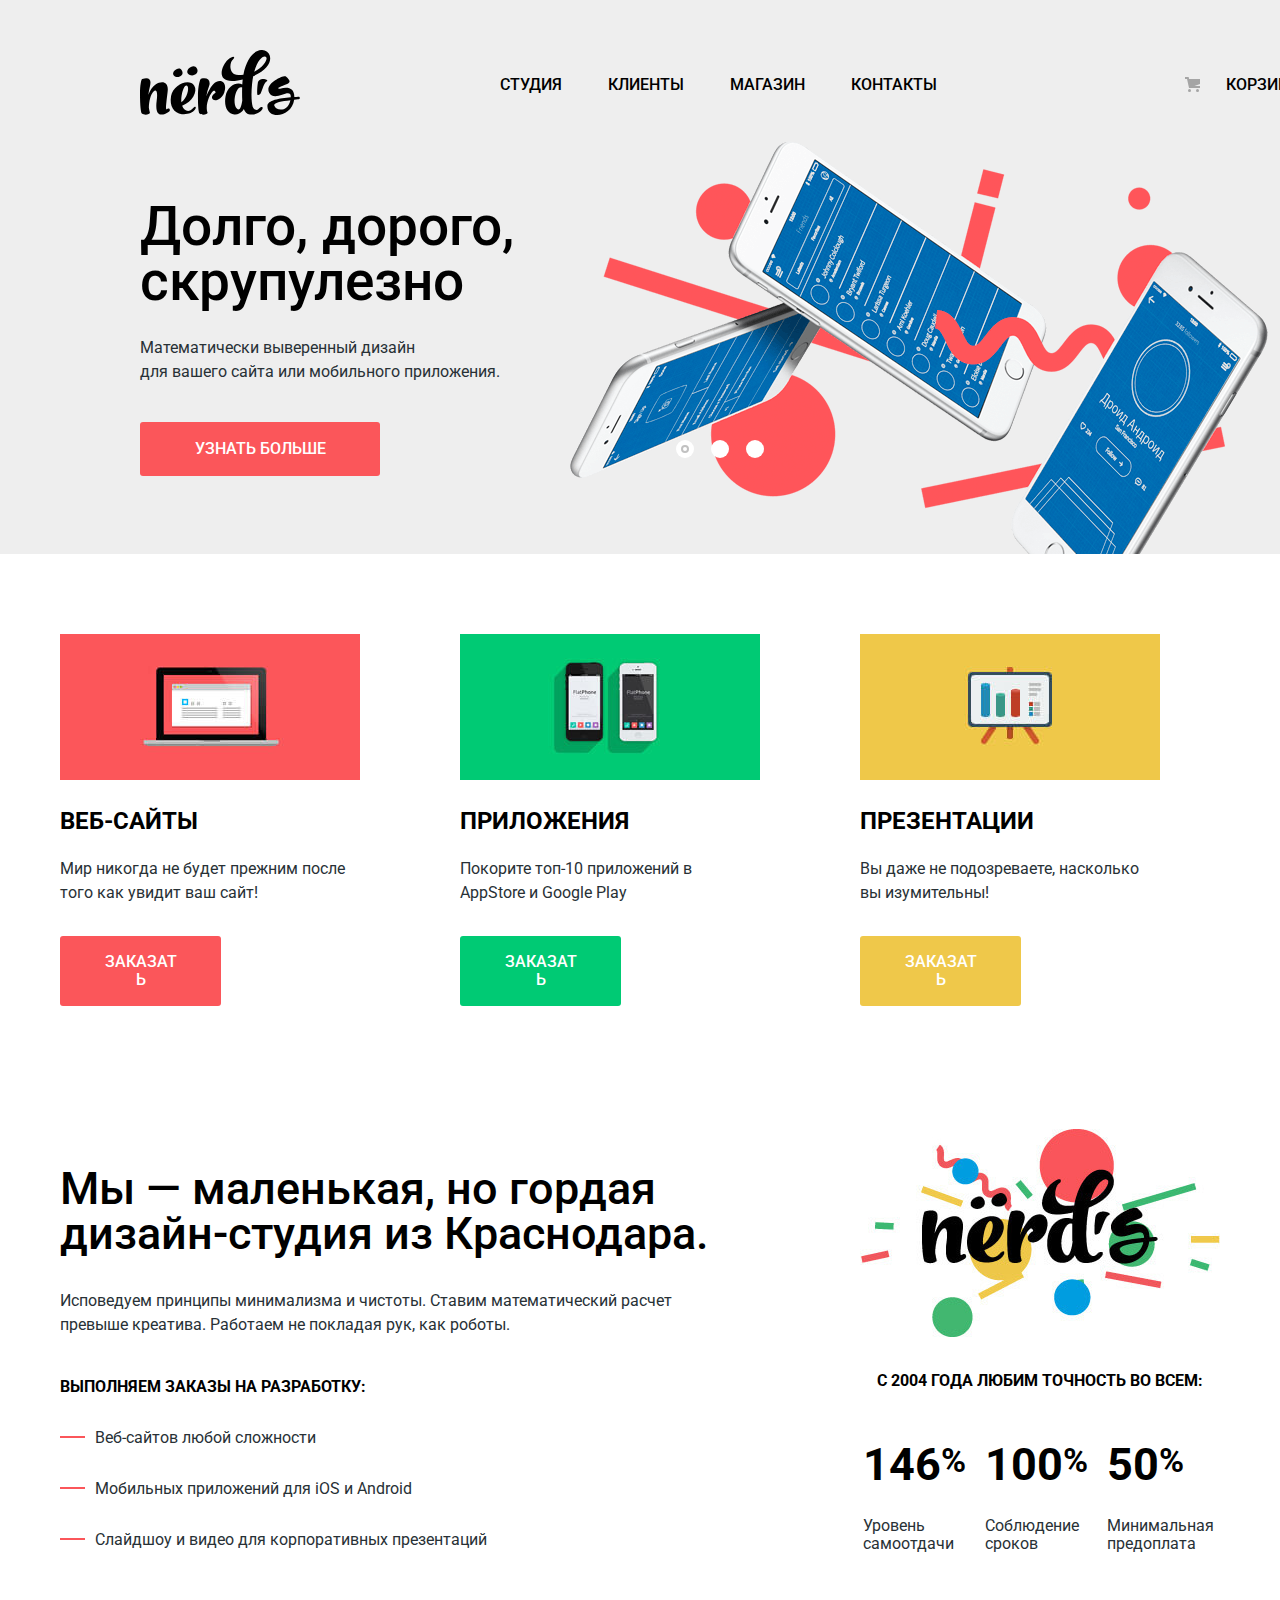
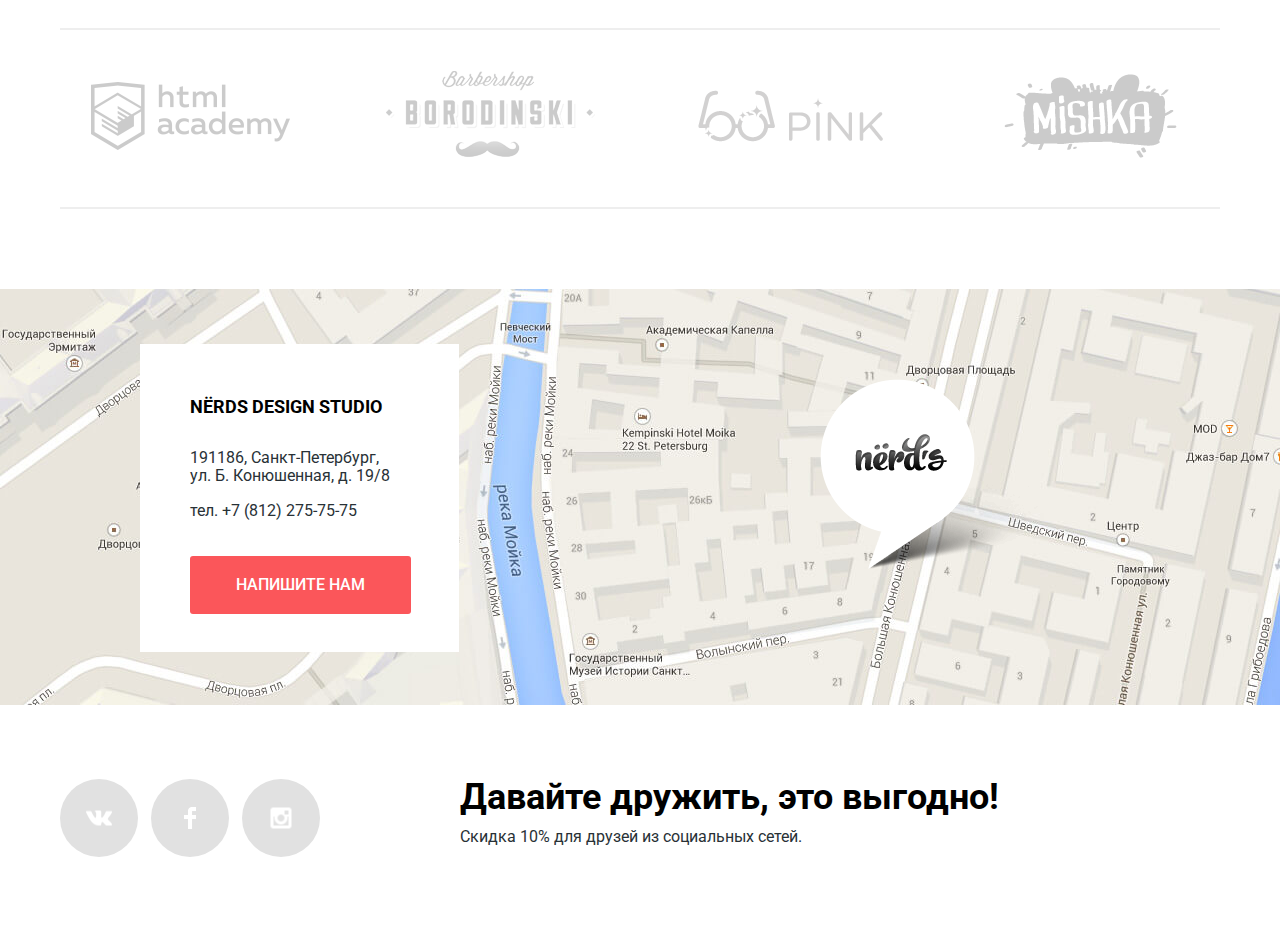
<file: index.html>
<!DOCTYPE html>
<html lang="en">

<head>
    <meta charset="UTF-8">
    <title>Нёрдс</title>
    <link rel="stylesheet" href="styles/normalize.css">
    <link rel="stylesheet" href="styles/styles.pref.css">
    <link href="https://fonts.googleapis.com/css2?family=Roboto:wght@400;500;700&display=swap" rel="stylesheet">
</head>

<body> 
    <header class="main-header">
        <div class="container">
            <nav class="main-navigation">
                <a class="main-header-logo">
                    <img src="img/nerds-logo.svg" width="160" height="65" alt="Логотип дизайн-студии Нёрдс">
                </a>

                <ul class="site-navigation">
                    <li><a href="studio.html">Студия</a></li>
                    <li><a href="clients.html">Клиенты</a></li>
                    <li><a href="catalog.html">Магазин</a></li>
                    <li><a href="contacts.html">Контакты</a></li>
                </ul>
                <ul class="basket-navigation">
                    <li>
                        <a class="basket-link" href="basket.html">Корзина</a>
                    </li>
                </ul>
            </nav>
            <h1 class="visually-hidden">Дизайн-студия Нёрдс</h1>
            <section class="slider">
                <h2 class="visually-hidden">Преимущества дизайн-студии Нёрдс</h2>
                <div class="slider-controls">
                    <input class="visually-hidden slider-input" type="radio" id="product-1" name="toggle" checked>
                    <label class="slider-controls-item slider-controls-item-1" for="product-1"></label>
                    <input class="visually-hidden slider-input" type="radio" id="product-2" name="toggle">
                    <label class="slider-controls-item slider-controls-item-2 " for="product-2"></label>
                    <input class="visually-hidden slider-input" type="radio" id="product-3" name="toggle">
                    <label class="slider-controls-item slider-controls-item-3 " for="product-3"></label>
                </div>
                <ul class="slider-list">
                    <li class="slider-item slider-item-1 active">
                        <h3>Долго, дорого, <br> скрупулезно</h3>
                        <p class="slides-text">Математически выверенный дизайн <br> для вашего сайта или мобильного приложения.</p>
                        <a href="#" class="button slider-item-button"><span>Узнать больше</span></a>
                    </li>
                    <li class="slider-item slider-item-2">
                        <h3>Любим математику как никто другой</h3>
                        <p class="slides-text">Никакого креатива, только математические формулы для расчета идеальных пропорций.</p>
                        <a href="#" class="button slider-item-button"><span>Узнать больше</span></a>
                    </li>
                    <li class="slider-item slider-item-3">
                        <h3>Только ночь, <br>только хардкор</h3>
                        <p class="slides-text">Работать днем, как все? Мы против этого. <br> Ближе к полуночи работа только начинается.</p>
                        <a href="#" class="button slider-item-button"><span>Узнать больше</span></a>
                    </li>
                </ul>
            </section>
        </div>
    </header>
    <main class="container">
        <h2 class="visually-hidden">Услуги дизайн-студии Нёрдс</h2>
        <section class="services">
            <ul class="services-list">
                <li class="services-item">
                    <h3>Веб-сайты</h3>
                    <p>Мир никогда не будет прежним после того как увидит ваш сайт!</p>
                    <a href="#" class="button button-services button-red"><span>Заказать</span></a>
                </li>
                <li class="services-item">
                    <h3>Приложения</h3>
                    <p>Покорите топ-10 приложений в AppStore и Google Play</p>
                    <a href="#" class="button button-services button-green">Заказать</a>
                </li>
                <li class="services-item">
                    <h3>Презентации</h3>
                    <p>Вы даже не подозреваете, насколько вы изумительны!</p>
                    <a href="#" class="button button-services button-yellow">Заказать</a>
                </li>
            </ul>
        </section>
        <div class="index-columns">
            <section class="description">
                <h2>Мы — маленькая, но гордая дизайн-студия из Краснодара.</h2>
                <p>Исповедуем принципы минимализма и чистоты. Ставим математический расчет превыше креатива. Работаем не покладая рук, как роботы.</p>
                <h3>Выполняем заказы на разработку:</h3>
                <ul class="description-list">
                    <li>Веб-сайтов любой сложности</li>
                    <li>Мобильных приложений для iOS и Android</li>
                    <li>Слайдшоу и видео для корпоративных презентаций</li>
                </ul>
            </section>
            <section class="statistics">
                <h2 class="visually-hidden">Статистика работы дизайн-студии Нёрдс</h2>
                <p>С 2004 года любим точность во всем:</p>
                <table>
                    <tr class="row-up">
                        <td>146<sup>%</sup></td>
                        <td>100<sup>%</sup></td>
                        <td>50<sup>%</sup></td>
                    </tr>
                    <tr class="row-down">
                        <td>Уровень самоотдачи</td>
                        <td>Соблюдение сроков</td>
                        <td>Минимальная предоплата</td>
                    </tr>
                </table>

            </section>
        </div>
        <section class="partners">
            <h2 class="visually-hidden">Партнеры дизайн-студии Нёрдс</h2>
            <ul class="partners-list">
                <li class="partners-item">
                    <a href="#">
                        <img src="img/htmlacademy.png" alt="Логитип партнера дизайн-студии Нёрдс Седона">
                    </a>
                </li>
                <li class="partners-item">
                    <a href="#">
                        <img src="img/borodinski.png" alt="Логитип партнера дизайн-студии Нёрдс Барбершоп Бородинский">
                    </a>
                </li>
                <li class="partners-item">
                    <a href="#">
                        <img src="img/pink.png" alt="Логитип партнера дизайн-студии Нёрдс Пинк">
                    </a>
                </li>
                <li class="partners-item">
                    <a href="#">
                        <img src="img/mishka.png" alt="Логитип партнера дизайн-студии Нёрдс Барбершоп Мишка">
                    </a>
                </li>
            </ul>
        </section>
    </main>
    <footer class="main-footer">
        <div class="map">
            <p>
                <img src="img/map.jpg" alt="Офис компании по адресу г. Санкт-Петербург ул. Б. Конюшенная, д. 19/8">
            </p>
            <section class="footer-contacts">
                <h2>NЁRDS DESIGN STUDIO</h2>
                <p>
                    191186, Санкт-Петербург, <br>
                    ул. Б. Конюшенная, д. 19/8 <br>
                    <span>тел. +7 (812) 275-75-75</span>
                </p>
                <a href="contacts.html" class="button button-contacts"><span>Напишите нам</span></a>

            </section>
        </div>
        <div class="container">
            <div class="footer-social">
                <ul class="social-list">
                    <li class="social-item">
                        <a href="#">
                            <img src="img/vk-icon.png" alt="Иконка социальной сети Вконтакте">
                        </a>
                    </li>
                    <li class="social-item">
                        <a href="#">
                            <img src="img/fb-icon.png" alt="Иконка социальной сети Фейсбук">
                        </a>
                    </li>
                    <li class="social-item">
                        <a href="#">
                            <img src="img/insta-icon.png" alt="Иконка социальной сети Инстаграм">
                        </a>
                    </li>
                </ul>
            </div>
            <div class="discount">
                <b>Давайте дружить, это выгодно!</b>
                <span>Скидка 10% для друзей из социальных сетей.</span>
            </div>
        </div>
    </footer>
    <div class="writeus">
    <section class="modal modal-write">
        <h2>Напишите нам</h2>
        <form action="https://echo.htmlacademy.ru" class="login-form" method="post">
            <p class="appointment-item-1">
                <label for="modal-name">Ваше имя:</label>
                <input class="login-input" id="modal-name" type="text" name="name" placeholder="Имя Фамилия" required>
            </p>
            <p class="appointment-item-1">
                <label for="modal-email">Ваш e-mail:</label>
                <input class="login-input" id="modal-email" type="email" name="e-mail" placeholder="email@example.com" required>
            </p>
            <p class="appointment-item-2">
                <label for="modal-text">Текст письма</label>
                <textarea class="login-input" id="modal-text" name="text" placeholder="В свободной форме"></textarea>
            </p>
            <button class="button modal-button" type="submit"><span>Отправить</span></button>
        </form>
        <button class="modal-close" type="button"></button>
    </section>
    </div>
    <script src="script/scripts.js"></script>
</body>
</html>
</file>
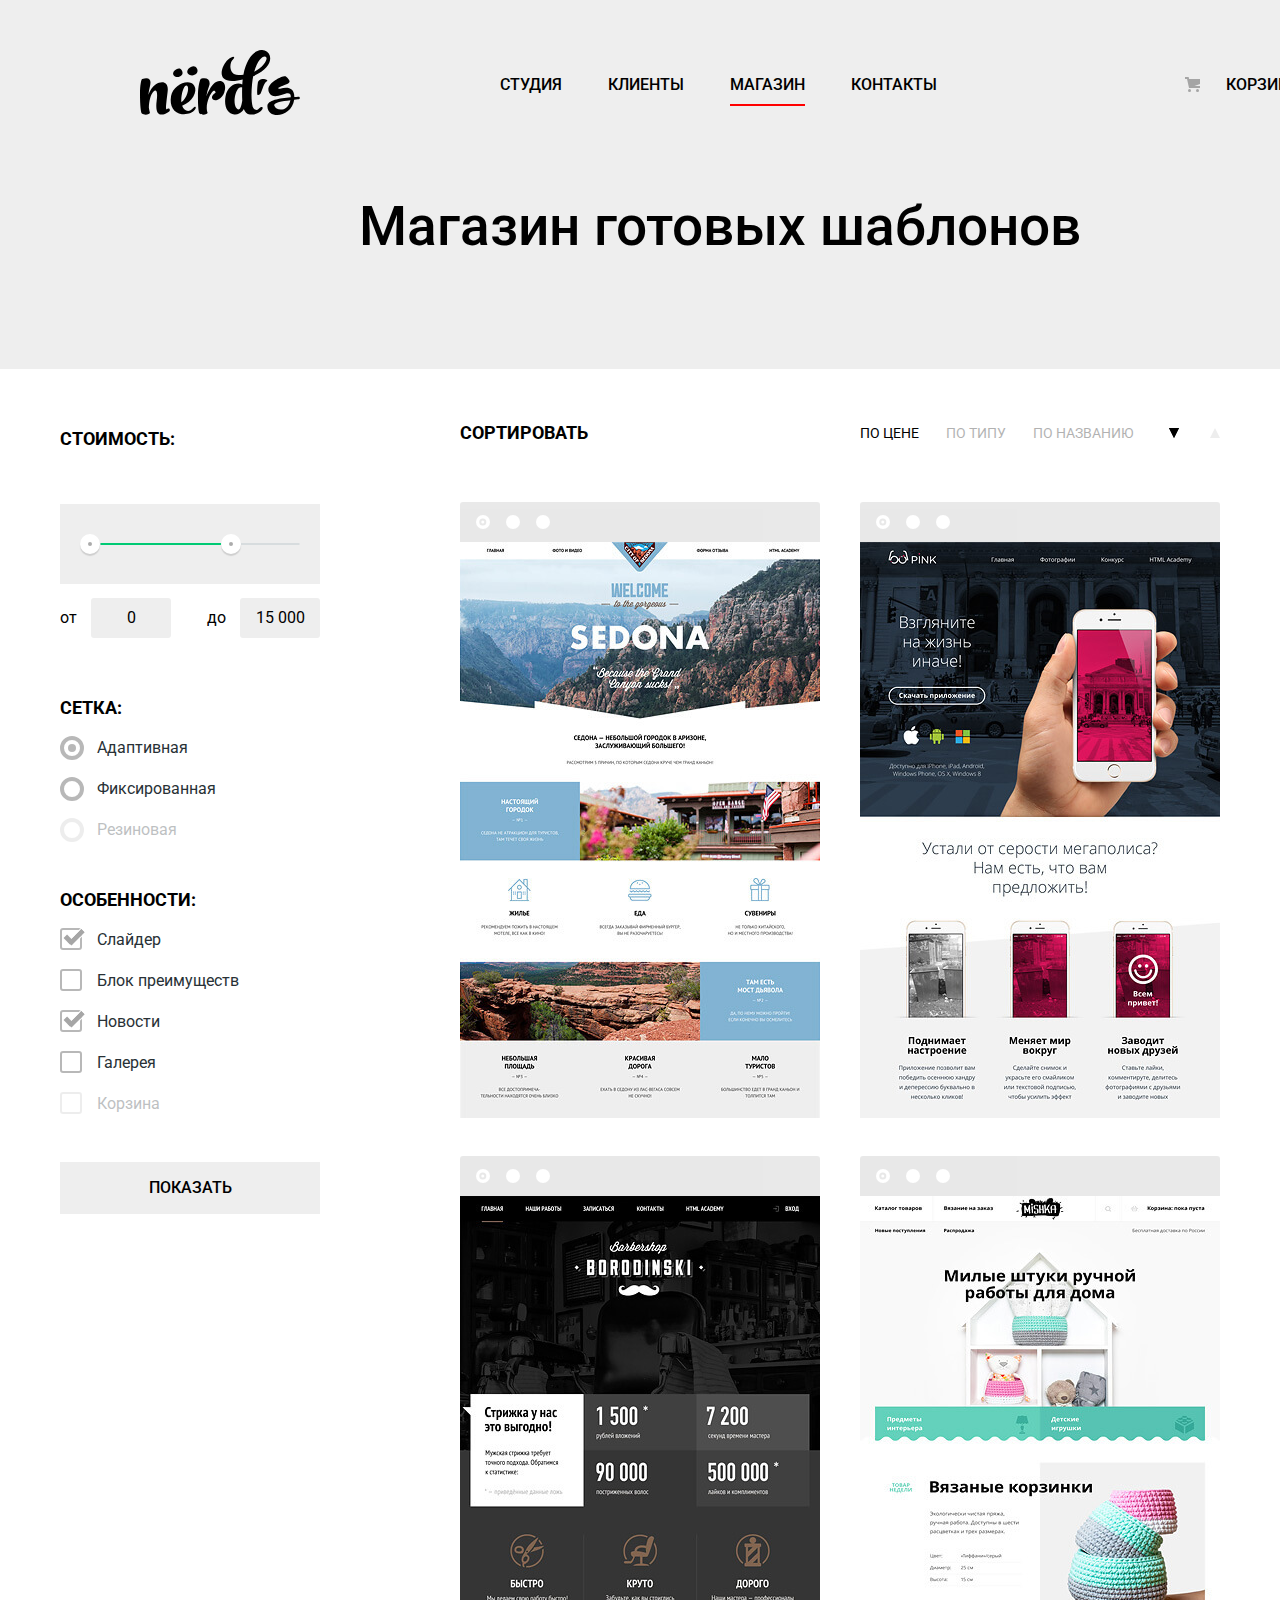
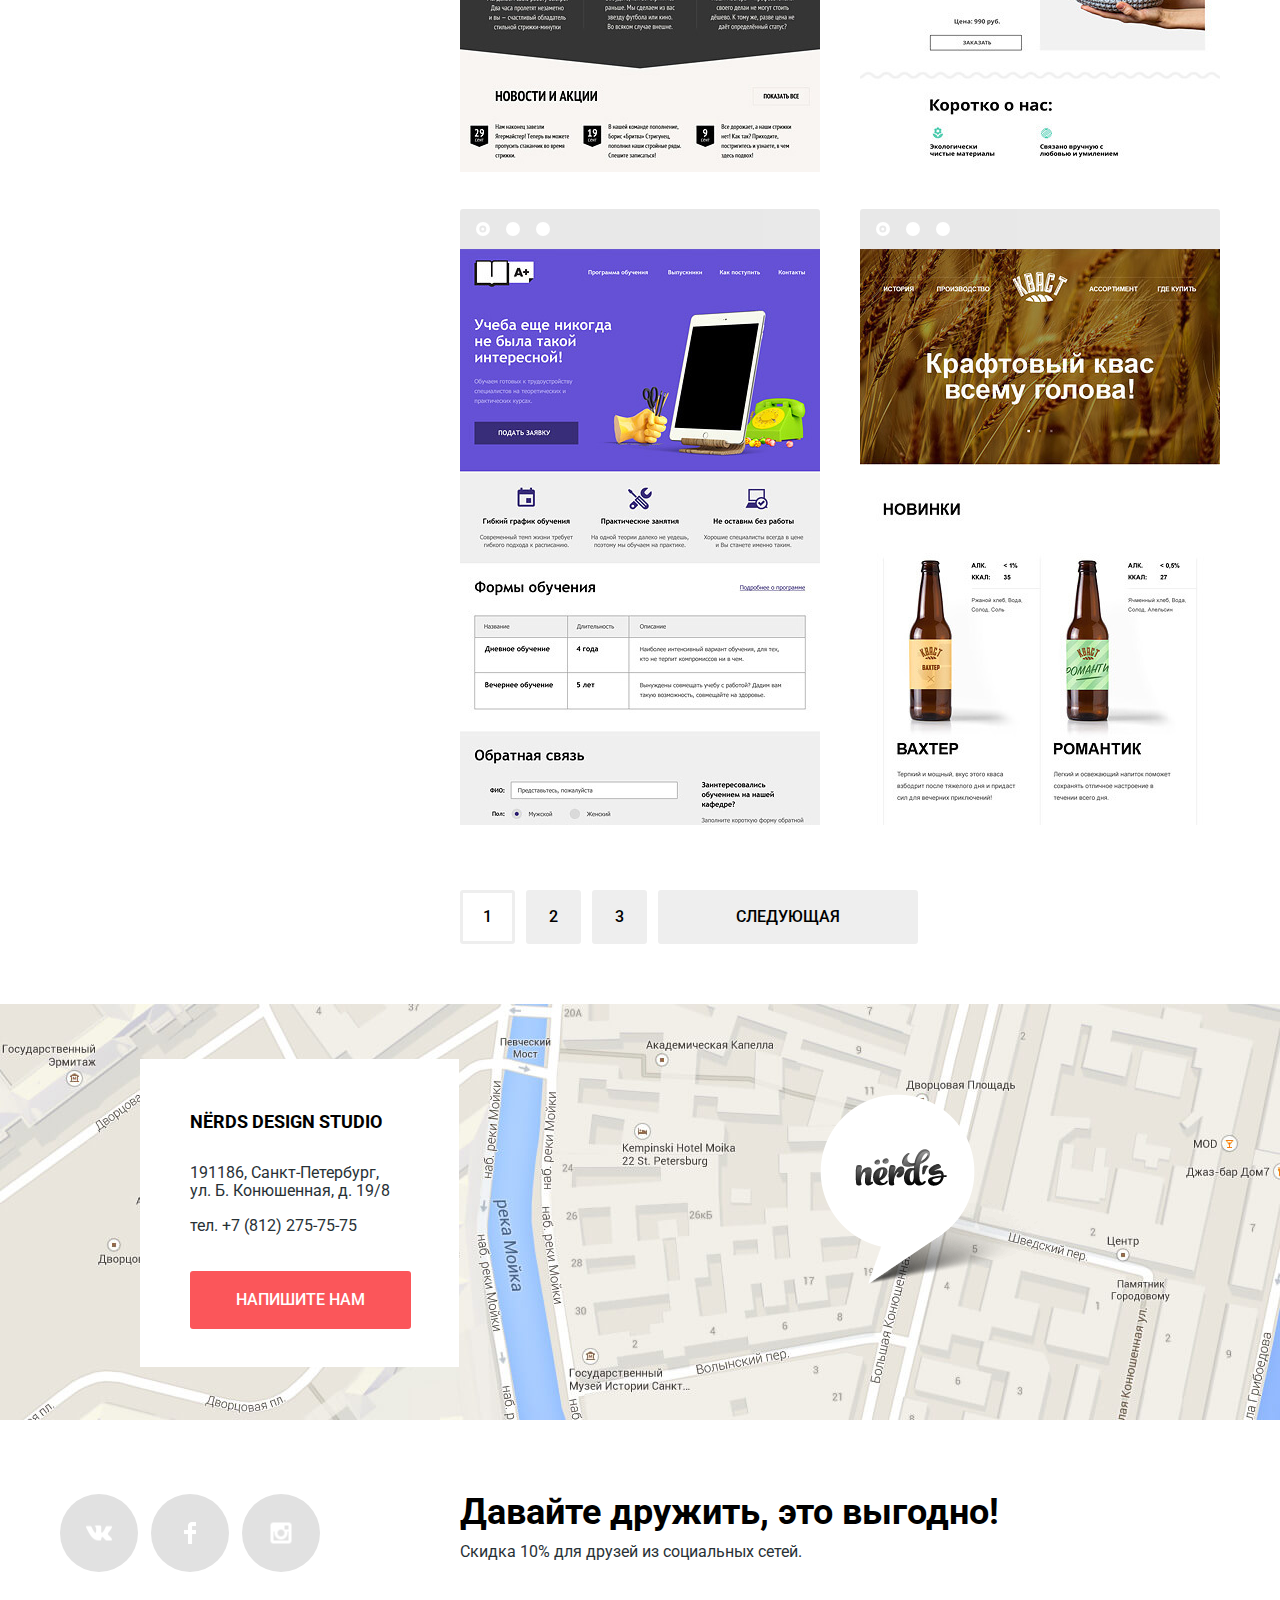
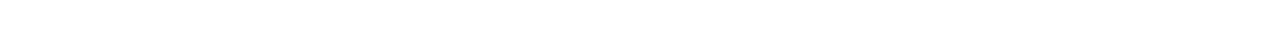
<file: catalog.html>
<!DOCTYPE html>
<html lang="en">

<head>
    <meta charset="UTF-8">
    <title>Нёрдс</title>
    <link rel="stylesheet" href="styles/normalize.css">
    <link rel="stylesheet" href="styles/styles.pref.css">
    <link href="https://fonts.googleapis.com/css2?family=Roboto:wght@400;500;700&display=swap" rel="stylesheet">
</head>

<body class="inner-page">
    <header class="main-header">
        <div class="container">
            <nav class="main-navigation">
                <a href="index.html" class="main-header-logo">
                    <img src="img/nerds-logo.svg" width="160" height="65" alt="Логотип дизайн-студии Нёрдс">
                </a>
                <ul class="site-navigation">
                    <li><a href="studio.html">Студия</a></li>
                    <li><a href="clients.html">Клиенты</a></li>
                    <li class="site-navigation-current"><a href="catalog.html">Магазин</a></li>
                    <li><a href="contacts.html">Контакты</a></li>
                </ul>
                <ul class="basket-navigation">
                    <li>
                        <a class="basket-link " href="basket.html">Корзина</a>
                    </li>
                </ul>
            </nav>
            <h1>Магазин готовых шаблонов</h1>
        </div>
    </header>
    <main class="container">
        <div class="catalog-columns">
            <section class="filters">
                <h2 class="visually-hidden">Фильтр товаров</h2>
                <form class="filter" action="https://echo.htmlacademy.ru" method="get">
                    <fieldset>
                        <legend>Стоимость:</legend>
                        <div class="range-filter">
                            <div class="range-controls">
                                <div class="scale">
                                    <div class="bar"></div>
                                </div>
                                <div class="toggle toggle-min"></div>
                                <div class="toggle toggle-max"></div>
                            </div>
                            <div class="price-controls">
                                <label class="min-price">от <input name="min-price" type="text" value="0"></label>
                                <label class="max-price">до <input name="max-price" type="text" value="15 000"></label>
                            </div>
                        </div>
                    </fieldset>
                    <fieldset>
                        <legend>Сетка:</legend>
                        <ul class="net-list">
                            <li class="filter-option">
                                <input class="visually-hidden filter-input filter-input-radio" type="radio" name="product-group" id="filter-adaptive" checked>
                                <label for="filter-adaptive">Адаптивная</label>
                            </li>
                            <li class="filter-option">
                                <input class="visually-hidden filter-input filter-input-radio" type="radio" name="product-group" id="filter-fixed">
                                <label for="filter-fixed">Фиксированная</label>
                            </li>
                            <li class="filter-option">
                                <input class="visually-hidden filter-input filter-input-radio" type="radio" name="product-group" id="filter-flexible" disabled>
                                <label for="filter-flexible"><span>Резиновая</span></label>
                            </li>
                        </ul>
                    </fieldset>
                    <fieldset>
                        <legend>Особенности:</legend>
                        <ul class="quality-list">
                            <li class="filter-option">
                                <input class="visually-hidden filter-input filter-input-checkbox" type="checkbox" name="slider" id="filter-slider" checked>
                                <label for="filter-slider"><span>Слайдер</span></label>
                            </li>
                            <li class="filter-option">
                                <input class="visually-hidden filter-input filter-input-checkbox" type="checkbox" name="features" id="filter-features">
                                <label for="filter-features"><span>Блок преимуществ</span> </label>
                            </li>
                            <li class="filter-option">
                                <input class="visually-hidden filter-input filter-input-checkbox" type="checkbox" name="news" id="filter-news" checked>
                                <label for="filter-news"><span>Новости</span></label>
                            </li>
                            <li class="filter-option">
                                <input class="visually-hidden filter-input filter-input-checkbox" type="checkbox" name="gallery" id="filter-gallery">
                                <label for="filter-gallery"><span>Галерея</span></label>
                            </li>
                            <li class="filter-option">
                                <input class="visually-hidden filter-input filter-input-checkbox" type="checkbox" name="gallery" id="filter-basket" disabled>
                                <label for="filter-basket"><span>Корзина</span></label>
                            </li>
                        </ul>
                    </fieldset>
                    <button class="button filter-button" type="submit"><span>Показать</span></button>
                </form>
            </section>
            <section class="catalog">
                <div class="sort">
                    <span>Сортировать</span>
                    <ul class="sort-list">
                        <li class="sort-item sort-item-current">
                            <a href="#">По цене</a>
                        </li>
                        <li class="sort-item">
                            <a href="#">По типу</a>
                        </li>
                        <li class="sort-item">
                            <a href="#">По названию</a>
                        </li>
                        <li class="sort-item-1 sort-item-current"></li>
                        <li class="sort-item-2"></li>
                    </ul>
                </div>
                <h2 class="visually-hidden">Список макетов</h2>
                <ul class="catalog-list">
                    <li class="catalog-item" tabindex="0">
                        <div class="catalog-radio">
                            <div class="catalog-controls">
                                <input class="visually-hidden filter-input-gallery" type="radio" id="layout-1" name="toggle-1" checked>
                                <label class="catalog-controls-item" for="layout-1"></label>
                                <input class="visually-hidden filter-input-gallery" type="radio" id="layout-2" name="toggle-1">
                                <label class="catalog-controls-item" for="layout-2"></label>
                                <input class="visually-hidden filter-input-gallery" type="radio" id="layout-3" name="toggle-1">
                                <label class="catalog-controls-item" for="layout-3"></label>
                            </div>
                        </div>
                        <div class="catalog-img-description" >
                            <p>
                                <img src="img/sedona.jpg" alt="Макет Седона">
                            </p>
                            <div class="catalog-item-description">
                                <h2>Sedona</h2>
                                <p>Информационный сайт для туристов</p>
                                <a href="#" class="button button-catalog-item"><span>9 900 руб.</span></a>
                            </div>
                        </div>
                    </li>
                    <li class="catalog-item" tabindex="0">
                        <div class="catalog-radio">
                            <div class="catalog-controls">
                                <input class="visually-hidden filter-input-gallery" type="radio" id="layout-4" name="toggle-2" checked>
                                <label class="catalog-controls-item" for="layout-4"></label>
                                <input class="visually-hidden filter-input-gallery" type="radio" id="layout-5" name="toggle-2">
                                <label class="catalog-controls-item" for="layout-5"></label>
                                <input class="visually-hidden filter-input-gallery" type="radio" id="layout-6" name="toggle-2">
                                <label class="catalog-controls-item" for="layout-6"></label>
                            </div>
                        </div>
                        <div class="catalog-img-description">
                            <p>
                                <img src="img/pink.jpg" alt="Макет Пинк">
                            </p>
                            <div class="catalog-item-description">
                                <h2>Pink App</h2>
                                <p>Продуктовый лендинг приложения для iOS и Android</p>
                                <a href="#" class="button button-catalog-item"><span>9 900 руб.</span></a>
                            </div>
                        </div>
                    </li>
                    <li class="catalog-item" tabindex="0">
                        <div class="catalog-radio">
                            <div class="catalog-controls">
                                <input class="visually-hidden filter-input-gallery" type="radio" id="layout-7" name="toggle-3" checked>
                                <label class="catalog-controls-item" for="layout-7"></label>
                                <input class="visually-hidden filter-input-gallery" type="radio" id="layout-8" name="toggle-3">
                                <label class="catalog-controls-item" for="layout-8"></label>
                                <input class="visually-hidden filter-input-gallery" type="radio" id="layout-9" name="toggle-3">
                                <label class="catalog-controls-item" for="layout-9"></label>
                            </div>
                        </div>
                        <div class="catalog-img-description">
                            <p>
                                <img src="img/barbershop.jpg" alt="Макет Барбершопа">
                            </p>
                            <div class="catalog-item-description">
                                <h2>Barbershop</h2>
                                <p>Сайт салоны красоты. Для мужчин, да.</p>
                                <a href="#" class="button button-catalog-item"><span>9 900 руб.</span></a>
                            </div>
                        </div>
                    </li>
                    <li class="catalog-item" tabindex="0">
                        <div class="catalog-radio">
                            <div class="catalog-controls">
                                <input class="visually-hidden filter-input-gallery" type="radio" id="layout-10" name="toggle-4" checked>
                                <label class="catalog-controls-item" for="layout-10"></label>
                                <input class="visually-hidden filter-input-gallery" type="radio" id="layout-11" name="toggle-4">
                                <label class="catalog-controls-item" for="layout-11"></label>
                                <input class="visually-hidden filter-input-gallery" type="radio" id="layout-12" name="toggle-4">
                                <label class="catalog-controls-item" for="layout-12"></label>
                            </div>
                        </div>
                        <div class="catalog-img-description">
                            <p>
                                <img src="img/mishka.jpg" alt="Макет Мишка">
                            </p>
                            <div class="catalog-item-description">
                                <h2>Mishka</h2>
                                <p>Интернет-магазин вязаных игрушек</p>
                                <a href="#" class="button button-catalog-item"><span>9 900 руб.</span></a>
                            </div>
                        </div>
                    </li>
                    <li class="catalog-item" tabindex="0">
                        <div class="catalog-radio">
                            <div class="catalog-controls">
                                <input class="visually-hidden filter-input-gallery" type="radio" id="layout-13" name="toggle-5" checked>
                                <label class="catalog-controls-item" for="layout-13"></label>
                                <input class="visually-hidden filter-input-gallery" type="radio" id="layout-14" name="toggle-5">
                                <label class="catalog-controls-item" for="layout-14"></label>
                                <input class="visually-hidden filter-input-gallery" type="radio" id="layout-15" name="toggle-5">
                                <label class="catalog-controls-item" for="layout-15"></label>
                            </div>
                        </div>
                        <div class="catalog-img-description">
                            <p>
                                <img src="img/aplus.jpg" alt="Макет А Плюс">
                            </p>
                            <div class="catalog-item-description">
                                <h2>A Plus</h2>
                                <p>Лендинг курсов повышения квалификации</p>
                                <a href="#" class="button button-catalog-item"><span>9 900 руб.</span></a>
                            </div>
                        </div>
                    </li>
                    <li class="catalog-item" tabindex="0">
                        <div class="catalog-radio">
                            <div class="catalog-controls">
                                <input class="visually-hidden filter-input-gallery" type="radio" id="layout-16" name="toggle-6" checked>
                                <label class="catalog-controls-item" for="layout-16"></label>
                                <input class="visually-hidden filter-input-gallery" type="radio" id="layout-17" name="toggle-6">
                                <label class="catalog-controls-item" for="layout-17"></label>
                                <input class="visually-hidden filter-input-gallery" type="radio" id="layout-18" name="toggle-6">
                                <label class="catalog-controls-item" for="layout-18"></label>
                            </div>
                        </div>
                        <div class="catalog-img-description">
                            <p>
                                <img src="img/kvast.jpg" alt="Макет Кваст">
                            </p>
                            <div class="catalog-item-description">
                                <h2>Кваст</h2>
                                <p>Промо-сайт производителя крафтового кваса</p>
                                <a href="#" class="button button-catalog-item"><span>9 900 руб.</span></a>
                            </div>
                        </div>
                    </li>
                </ul>
                <ul class="pagination-list">
                    <li class="pagination-item pagination-item-current"><a><span>1</span></a></li>
                    <li class="pagination-item"><a href="#"><span>2</span></a></li>
                    <li class="pagination-item"><a href="#"><span>3</span></a></li>
                    <li class="pagination-item"><a href="#"><span>Следующая</span></a></li>
                </ul>
            </section>
        </div>
    </main>
    <footer class="main-footer">
        <div class="map">
            <p>
                <img src="img/map.jpg" alt="Офис компании по адресу г. Санкт-Петербург ул. Б. Конюшенная, д. 19/8">
            </p>
            <section class="footer-contacts">
                <h2>NЁRDS DESIGN STUDIO</h2>
                <p>
                    191186, Санкт-Петербург, <br>
                    ул. Б. Конюшенная, д. 19/8 <br>
                    <span>тел. +7 (812) 275-75-75</span>
                </p>
                <a href="contacts.html" class="button button-contacts"><span>Напишите нам</span></a>

            </section>
        </div>
        <div class="container">
            <div class="footer-social">
                <ul class="social-list">
                    <li class="social-item">
                        <a href="#">
                            <img src="img/vk-icon.png" alt="Иконка социальной сети Вконтакте">
                        </a>
                    </li>
                    <li class="social-item">
                        <a href="#">
                            <img src="img/fb-icon.png" alt="Иконка социальной сети Фейсбук">
                        </a>
                    </li>
                    <li class="social-item">
                        <a href="#">
                            <img src="img/insta-icon.png" alt="Иконка социальной сети Инстаграм">
                        </a>
                    </li>
                </ul>
            </div>
            <div class="discount">
                <b>Давайте дружить, это выгодно!</b>
                <span>Скидка 10% для друзей из социальных сетей.</span>
            </div>
        </div>
    </footer>
    <div class="writeus">
        <section class="modal modal-write">
            <h2>Напишите нам</h2>
            <form action="https://echo.htmlacademy.ru" class="login-form" method="post">
                <p class="appointment-item-1">
                    <label for="modal-name">Ваше имя:</label>
                    <input class="login-input" id="modal-name" type="text" name="name" placeholder="Имя Фамилия" required>
                </p>
                <p class="appointment-item-1">
                    <label for="modal-email">Ваш e-mail:</label>
                    <input class="login-input" id="modal-email" type="email" name="e-mail" placeholder="email@example.com" required>
                </p>
                <p class="appointment-item-2">
                    <label for="modal-text">Текст письма</label>
                    <textarea class="login-input" id="modal-text"  name="text" placeholder="В свободной форме"></textarea>
                </p>
                <button class="button modal-button" type="submit"><span>Отправить</span></button>
            </form>
            <button class="modal-close" type="button"></button>
        </section>
    </div>
    <script src="script/scripts.js"></script>
</body>

</html>
</file>
<file: styles/styles.pref.css>
body {
    margin: 0;
    padding: 0;

    font-family: 'Roboto', 'Arial', sans-serif;

    background-color: #ffffff;

}

.visually-hidden:not(:focus):not(:active),
input[type="checkbox"].visually-hidden,
input[type="radio"].visually-hidden {
    position: absolute;

    width: 1px;
    height: 1px;
    margin: -1px;
    border: 0;
    padding: 0;

    white-space: nowrap;

    -webkit-clip-path: inset(100%);

    clip-path: inset(100%);
    clip: rect(0 0 0 0);
    overflow: hidden;
}

.main-header {
    width: 1440px;
    margin: 0 auto;
}

.container {
    width: 1160px;
    margin: 0 auto;
    padding: 0 20px;
}

img {
    max-width: 100%;
    height: auto;
}

a {
    text-decoration: none;
}

.button {
    color: #ffffff;
    text-transform: uppercase;
    font-size: 16px;
    line-height: 18px;
    font-weight: 500;
    display: block;
    cursor: pointer;
}

.main-header {
    background-color: #eeeeee;
}

.inner-page h1 {
    margin: 0;
    padding: 0;

    font-size: 55px;
    line-height: 55px;
    font-weight: 500;

    text-align: center;
    padding: 80px 0 115px 0;
}

.main-navigation {
    padding-top: 50px;
    display: -webkit-box;
    display: -ms-flexbox;
    display: flex;
    -webkit-box-align: center;
        -ms-flex-align: center;
            align-items: center;
}

.main-header-logo {
    margin-right: 200px;
}

.inner-page .main-header-logo:hover,
.inner-page .main-header-logo:focus {
    opacity: 0.8;
}

.inner-page .main-header-logo:active {
    opacity: 0.3;
}

.site-navigation a,
.basket-navigation a {
    font-size: 16px;
    line-height: 30px;
    font-weight: 500;
    text-transform: uppercase;
    color: #000000;

    display: block;
}

.site-navigation {
    margin: 0;
    padding: 0;
    width: 440px;

    position: relative;

    list-style: none;

    display: -webkit-box;

    display: -ms-flexbox;

    display: flex;
    -ms-flex-wrap: wrap;
        flex-wrap: wrap;
}

.site-navigation li {
    margin-right: 46px;
}

.site-navigation li:last-child {
    margin-right: 0px;
}

.site-navigation a:hover,
.site-navigation a:focus {
    color: #fb565a;
}

.site-navigation a:active {
    opacity: 0.3;
    color: #000000;
}


.basket-navigation {
    margin: 0;
    padding: 0;

    margin-left: auto;
    position: relative;

    list-style: none;
}

.basket-link {
    padding-left: 41px;
}

.basket-link:hover,
.basket-link:focus {
    color: #fb565a;
}

.basket-link:active {
    opacity: 0.3;
    color: #000000;
}


.basket-link::before {
    content: "";

    position: absolute;
    top: 7px;
    left: 0;

    width: 16px;
    height: 16px;

    opacity: 0.3;

    background-image: url("../img/basket-icon.svg");
    background-repeat: no-repeat;
}

.basket-link:active::before {
    opacity: 1;
}

.slider {
    position: relative;
}

.slider-controls {
    width: 88px;
    position: absolute;
    display: -webkit-box;
    display: -ms-flexbox;
    display: flex;
    -webkit-box-pack: justify;
        -ms-flex-pack: justify;
            justify-content: space-between;

    left: 50%;
    bottom: 96px;
    -webkit-transform: translateX(-50%);
        -ms-transform: translateX(-50%);
            transform: translateX(-50%);
}

.slider-controls-item {
    margin: 0;
    padding: 0;
    padding: 5px;

    width: 8px;
    height: 8px;
    background-color: #fff;

    border-radius: 50%;
}

.slider-input:checked + label::after {
    content: "";

    position: absolute;
    width: 4px;
    height: 4px;

    border: 2px solid #c1c1c1;
    border-radius: 50%;

}

.active {
    display: block;
}

.slider-item-2 {
    display: none;
}

.slider-item-3 {
    display: none;
}

.slider-show {
    display: block;
}

.slider-none {
    display: none;
}

.site-navigation-current {
    position: relative;
}

.site-navigation-current::after {
    content: "";

    position: absolute;


    bottom: -6px;
    left: 0;


    height: 2px;
    width: 100%;


    background-color: red;
}

.slider-list {
    margin: 0;
    padding: 0;

    list-style: none;
}


.slider-item-1 {
    background-image: url("../img/slider-1.png");
    background-repeat: no-repeat;
    background-position: 93% 100%;
}

.slider-item-2 {
    background-image: url("../img/slider-2.png");
    background-repeat: no-repeat;
    background-position: 100% 100%;
}

.slider-item-3 {
    background-image: url("../img/slider-3.png");
    background-repeat: no-repeat;
    background-position: 100% 100%;
}

.slider-item h3 {
    margin: 0;
    padding: 0;
    width: 560px;


    font-size: 55px;
    line-height: 55px;
    font-weight: 500;
}

.slider-item p {
    margin: 0;
    padding: 0;

    width: 430px;

    margin-top: 27px;

    font-size: 16px;
    line-height: 24px;
    font-weight: 400;
    color: #283136;
}


.services-list {
    margin: 0;
    padding: 0;
    width: 1100px;

    display: -webkit-box;

    display: -ms-flexbox;

    display: flex;
    -webkit-box-pack: justify;
        -ms-flex-pack: justify;
            justify-content: space-between;
    -ms-flex-wrap: wrap;
        flex-wrap: wrap;

    list-style: none;
}

.slider-item {
    padding: 80px 0 78px 0;
}

.slider-item-button {
    width: 132px;
    margin-top: 38px;
    background-color: #fb565a;
    word-break: break-word;
    text-align: center;
    position: relative;
    padding: 18px 54px;

    border-radius: 3px;
}

.slider-item-button:hover,
.slider-item-button:focus {
    background-color: #e74246;
}

.slider-item-button:active {
    background-color: #d7373b;
}


.slider-item-button:active span {
    opacity: 0.3;
}

.slider-item-button:active::before {
    content: "";

    position: absolute;
    top: 0;
    left: 0;
    width: 100%;
    opacity: 0.1;
    height: 3px;
    background-color: #000000;

    border-top-left-radius: 3px;
    border-top-right-radius: 3px;
}

.services {
    margin-top: 80px;
}

.services-item {
    width: 300px;
}

.services-item:nth-child(1) {
    background-image: url('../img/site.jpg');
    background-repeat: no-repeat;
}

.services-item:nth-child(2) {
    background-image: url('../img/app.jpg');
    background-repeat: no-repeat;
}

.services-item:nth-child(3) {
    background-image: url('../img/dash.jpg');
    background-repeat: no-repeat;
}

.services-item h3 {
    margin: 0;
    padding: 0;
    margin-top: 172px;

    font-size: 24px;
    line-height: 30px;
    font-weight: 700;
    color: #000000;
    text-transform: uppercase;
}

.services-item p {
    margin: 0;
    padding: 0;

    margin-top: 21px;
    font-size: 16px;
    line-height: 24px;
    font-weight: 400;
    color: #283136;
}

.button-services {
    width: 81px;
    padding: 17px 40px;
    margin-top: 31px;
    word-break: break-word;
    text-align: center;
    border-radius: 3px;
}

.button-red {
    background-color: #fb565a;
    position: relative;
}

.button-red:hover,
.button-red:focus {
    background-color: #e74246;
}

.button-red:active {
    background-color: #d7373b;
}

.button-green {
    background-color: #00ca74;
    position: relative;
}

.button-green:hover,
.button-green:focus {
    background-color: #00bc6c;
}

.button-green:active {
    background-color: #00aa62;
}

.button-yellow {
    background-color: #efc84a;
    position: relative;
}

.button-yellow:hover,
.button-yellow:focus {
    background-color: #eab534;
}

.button-yellow:active {
    background-color: #e5a722;
}

.button-red:active span,
.button-green:active span,
.button-yellow:active span {
    opacity: 0.3;
}

.button-red:active::before,
.button-green:active::before,
.button-yellow:active::before {
    content: "";

    position: absolute;
    top: 0;
    left: 0;
    width: 100%;
    opacity: 0.1;

    height: 3px;
    background-color: #000000;

    border-top-left-radius: 3px;
    border-top-right-radius: 3px;
}


.index-columns {
    margin-top: 160px;
    display: -webkit-box;
    display: -ms-flexbox;
    display: flex;
    -webkit-box-pack: justify;
        -ms-flex-pack: justify;
            justify-content: space-between;

}

.description {
    width: 660px;
}

.description h2 {
    margin: 0;
    padding: 0;

    font-size: 45px;
    line-height: 45px;
    font-weight: 500;
    color: #000000;
}


.description p {
    margin: 0;
    padding: 0;

    margin-top: 33px;

    font-size: 16px;
    line-height: 24px;
    font-weight: 400;
    color: #283136;
}

.description h3 {
    margin: 0;
    padding: 0;
    margin-top: 38px;

    font-size: 16px;
    line-height: 24px;
    font-weight: 700;
    color: #000000;

    text-transform: uppercase;
}

.description-list {
    margin: 0;
    padding: 0;
    position: relative;


    list-style: none;

    font-size: 16px;
    line-height: 24px;
    font-weight: 400;
    color: #283136;
}

.description-list li {
    padding: 27px 0 0 35px;
}

.description-list li::before {
    content: "";

    position: absolute;
    left: 0;


    height: 2px;
    width: 25px;
    background-color: #fb565a;
    -webkit-transform: translateY(10px);
        -ms-transform: translateY(10px);
            transform: translateY(10px);

}

.statistics {
    margin-top: -37px;
    width: 360px;
    background-image: url('../img/nerds-illustration.jpg');
    background-repeat: no-repeat;
    background-position: 50% 0;
}


.statistics p {
    margin: 0;
    padding: 0;
    margin-top: 240px;

    font-size: 16px;
    line-height: 24px;
    font-weight: 700;
    color: #000000;
    text-align: center;
    text-transform: uppercase;
}

.statistics table {}

sup {
    top: -8px;
}

.row-up {
    font-size: 45px;
    line-height: 10px;
    font-weight: 700;
    color: #000000;
}

.row-up td {
    padding-top: 65px;
    padding-bottom: 44px;
    padding-right: 15px;
}

.row-down {
    font-size: 16px;
    line-height: 18px;
    color: #283136;
}

.partners {
    margin: 72px 0 80px 0;
}

.partners-list {
    margin: 0;
    padding: 0;
    min-height: 180px;
    position: relative;

    display: -webkit-box;

    display: -ms-flexbox;

    display: flex;
    -webkit-box-pack: justify;
        -ms-flex-pack: justify;
            justify-content: space-between;
    -ms-flex-wrap: wrap;
        flex-wrap: wrap;
    -webkit-box-align: center;
        -ms-flex-align: center;
            align-items: center;

    list-style: none;
}

.partners-list::before {
    content: "";

    position: absolute;
    top: 0;

    height: 2px;
    width: 100%;
    background-color: #eeeeee;
}

.partners-list::after {
    content: "";

    position: absolute;
    bottom: 0;

    height: 2px;
    width: 100%;
    background-color: #eeeeee;
}

.partners-item {
    width: 260px;
    padding: 43px 0;
}

.partners-item a {
    display: block;
    text-align: center;
}

.partners-item img {
    opacity: 0.2;
}

.partners-item img:hover,
.partners-item a:focus img{
    opacity: 1;  
   
}


.partners-item img:active {
    opacity: 0.1;
}


.map {
    margin: 0 auto;
    width: 1440px;
    position: relative;

}

.map::before {
    content: "";

    position: absolute;
    top: 90px;
    left: 820px;
    width: 231px;
    height: 190px;

    background-image: url('../img/map-marker.png');

}

.map p {
    margin: 0;
    padding: 0;
}


.footer-contacts {
    position: absolute;
    top: 55px;
    left: 140px;

    width: 269px;
    min-height: 260px;
    padding: 48px 0 0 50px;

    background-color: #ffffff;
}

.footer-contacts h2 {
    margin: 0;
    padding: 0;
    margin-bottom: 27px;

    font-size: 18px;
    line-height: 30px;
    font-weight: 700;
    color: #000000;
}

.footer-contacts p {
    margin: 0;
    padding: 0;

    font-size: 16px;
    line-height: 18px;
    font-weight: 400;
    color: #283136;
}

.footer-contacts span {
    display: block;
    margin-top: 17px;
}

.button-contacts {
    width: 131px;
    padding: 20px 45px;
    text-align: center;
    margin-top: 36px;
    word-break: break-word;
    position: relative;


    background-color: #fb565a;
    border-radius: 3px;
}

.button-contacts span {
    margin: 0;
    padding: 0;
}


.button-contacts:hover,
.button-contacts:focus {
    background-color: #e74246;
}

.button-contacts:active {
    background-color: #d7373b;
}

.button-contacts:active span {
    opacity: 0.3;
}

.button-contacts:active::before {
    content: "";

    position: absolute;
    top: 0;
    left: 0;
    width: 100%;
    opacity: 0.1;

    height: 3px;
    background-color: #000000;

    border-top-left-radius: 3px;
    border-top-right-radius: 3px;
}

.main-footer .container {
    display: -webkit-box;
    display: -ms-flexbox;
    display: flex;
    padding: 70px 0;
}

.footer-social {
    width: 260px;
    margin-right: 140px;
}


.social-list {
    margin: 0;
    padding: 0;
    display: -webkit-box;
    display: -ms-flexbox;
    display: flex;
    -webkit-box-pack: justify;
        -ms-flex-pack: justify;
            justify-content: space-between;
    -ms-flex-wrap: wrap;
        flex-wrap: wrap;

    list-style: none;
}


.social-item a {
    display: block;
    background-color: #e1e1e1;
    position: relative;

    width: 78px;
    height: 78px;
    border-radius: 50%;
}

.social-item a:hover,
.social-item a:focus {
    background-color: #e74246;
}

.social-item a:active {
    background-color: #d7373b;
}

.social-item a:active::before {
    background-color: #d7373b;
}

.social-item a:active::before {
    content: "";

    position: absolute;
    top: 0;
    left: 0;
    width: 100%;
    opacity: 0.1;

    height: 75px;
    border-top: 3px solid black;

    border-radius: 50%;
}

.social-item a:active img {
    opacity: 0.3;
}

.social-item img {
    position: absolute;
    left: 50%;
    top: 50%;

    -webkit-transform: translate(-50%, -50%);

        -ms-transform: translate(-50%, -50%);

            transform: translate(-50%, -50%);

}

.discount {
    margin: 0;
    padding: 0;
}


.discount span {
    margin: 0;
    padding: 0;
    font-size: 16px;
    line-height: 22px;
    font-weight: 400;
    color: #283136;
    display: block;
    margin-top: 11px;
}

.discount b {
    margin: 0;
    padding: 0;

    font-size: 36px;
    line-height: 36px;
    font-weight: 700;
    color: #000000;
}


.writeus {
    position: relative;
    display: none;

}

.writeus-show {
    display: block;
}

.modal {
    width: 760px;
    padding: 0 100px;
    position: absolute;
    left: 50%;
    margin-left: -380px;
    bottom: 180px;
    -webkit-box-shadow: 0px 10px 40px 0px #000000;
            box-shadow: 0px 10px 40px 0px #000000;

    background-color: #ffffff;
}

.modal-write {
    padding: 70px 100px 85px 100px;
}

.modal-write h2 {
    margin: 0;
    padding: 0;

    font-size: 45px;
    line-height: 45px;
    font-weight: 500;

    margin-bottom: 45px;
}

.login-form {
    display: -webkit-box;
    display: -ms-flexbox;
    display: flex;
    -ms-flex-wrap: wrap;
        flex-wrap: wrap;
    -webkit-box-pack: justify;
        -ms-flex-pack: justify;
            justify-content: space-between;
}

.login-form p {
    margin: 0;
    padding: 0;

    font-size: 16px;
    line-height: 18px;
    font-weight: 700;
}

.appointment-item-1 label,
.appointment-item-2 label {
    display: block;
    margin-bottom: 12px;
}

.appointment-item-1 {
    width: 360px;
}

.appointment-item-2 {
    width: 760px;
}

.appointment-item-1 input {
    -webkit-box-sizing: border-box;
            box-sizing: border-box;
    width: 360px;
    margin-bottom: 35px;
    padding: 16px 14px;
    border: 2px solid #d7dcde;
    border-radius: 3px;
}

.appointment-item-2 textarea {
    -webkit-box-sizing: border-box;
            box-sizing: border-box;
    width: 760px;
    height: 114px;
    margin-bottom: 44px;
    padding: 16px 14px;
    border: 2px solid #d7dcde;
    resize: none;
    border-radius: 3px;
}

.login-input::-webkit-input-placeholder {
    color: #444444;
    opacity: 0.5;
}

.login-input::-moz-placeholder {
    color: #444444;
    opacity: 0.5;
}

.login-input:-ms-input-placeholder {
    color: #444444;
    opacity: 0.5;
}

.login-input::-ms-input-placeholder {
    color: #444444;
    opacity: 0.5;
}

.login-input::placeholder {
    color: #444444;
    opacity: 0.5;
}

.login-input:focus::-webkit-input-placeholder {
    color: #444444;
    opacity: 1;
}

.login-input:focus::-moz-placeholder {
    color: #444444;
    opacity: 1;
}

.login-input:focus:-ms-input-placeholder {
    color: #444444;
    opacity: 1;
}

.login-input:focus::-ms-input-placeholder {
    color: #444444;
    opacity: 1;
}

.login-input:focus::placeholder {
    color: #444444;
    opacity: 1;
}


input:invalid:not(:placeholder-shown) {
    border-color: #e74246;
    border-radius: 3px;
    color: #e74246;
}

.appointment-item-1 input:hover,
.appointment-item-2 textarea:hover {
    border: 2px solid #b4b9bb;
}

.appointment-item-1 input:focus,
.appointment-item-2 textarea:focus {
    border: 2px solid #000000;
}

.modal-button {
    border: none;
    width: 260px;
    padding: 20px 45px;
    text-align: center;
    word-break: break-word;
    position: relative;


    background-color: #fb565a;
    border-radius: 3px;
}

.modal-button span {
    margin: 0;
    padding: 0;
}


.modal-button:hover,
.modal-button:focus {
    background-color: #e74246;
}

.modal-button:active {
    background-color: #d7373b;
}

.modal-button:active span {
    opacity: 0.3;
}

.modal-button:active::before {
    content: "";

    position: absolute;
    top: 0;
    left: 0;
    width: 100%;
    opacity: 0.1;

    height: 3px;
    background-color: #000000;

    border-top-left-radius: 3px;
    border-top-right-radius: 3px;
}

.modal-close {
    position: absolute;
    width: 21px;
    height: 21px;
    background-color: transparent;
    font-size: 0;
    border: 0;
    cursor: pointer;
    top: 89px;
    right: 90px;
    opacity: 0.3;

}

.modal-close::after {
    content: "";

    position: absolute;
    top: 0;
    left: 0;

    width: 21px;
    height: 2px;

    top: 9px;
    left: 0.5px;

    background-color: #fb565a;
    -webkit-transform: rotate(45deg);
        -ms-transform: rotate(45deg);
            transform: rotate(45deg)
}

.modal-close::before {
    content: "";

    position: absolute;
    top: 0;
    left: 0;

    width: 21px;
    height: 2px;

    top: 9px;
    left: 0.5px;

    background-color: #fb565a;
    -webkit-transform: rotate(-45deg);
        -ms-transform: rotate(-45deg);
            transform: rotate(-45deg)
}

.modal-close:hover,
.modal-close:focus {
    opacity: 1;
}

.modal-close:active {
    opacity: 0.1;
}

.catalog-columns {
    margin-top: 55px;

    display: -webkit-box;

    display: -ms-flexbox;

    display: flex;
    -webkit-box-pack: justify;
        -ms-flex-pack: justify;
            justify-content: space-between;
}


.filters {
    width: 260px;
}

.filter fieldset {
    margin: 0;
    padding: 0;

    border: none;
}

.filter legend {
    font-size: 18px;
    line-height: 30px;
    font-weight: 700;

    text-transform: uppercase;
}

.catalog {
    width: 760px;
}

.catalog-list {
    margin: 0;
    padding: 0;

    list-style: none;
    display: -webkit-box;
    display: -ms-flexbox;
    display: flex;
    -ms-flex-wrap: wrap;
        flex-wrap: wrap;
    -webkit-box-pack: justify;
        -ms-flex-pack: justify;
            justify-content: space-between;
}

.catalog-item {
    width: 360px;
    margin-bottom: 33px;
    cursor: pointer;
}



.catalog-item:hover .catalog-radio,
.catalog-item:focus .catalog-radio {
    opacity: 1;
}

.catalog-item:hover,
.catalog-item:focus {
    -webkit-box-shadow: 0 5px 10px #b8b8b8;
            box-shadow: 0 5px 10px #b8b8b8;
}

.range-filter {
    width: 260px;
    margin-top: 50px;
    margin-bottom: 55px;
}

.range-controls {
    height: 80px;
    position: relative;

    background-color: #eeeeee;
}

.range-controls .scale {
    height: 2px;
    width: 219px;
    background-color: #d7dcde;
    position: absolute;
    top: 50%;
    left: 50%;

    -webkit-transform: translate(-50%, -50%);

        -ms-transform: translate(-50%, -50%);

            transform: translate(-50%, -50%);
}

.scale .bar {
    width: 122px;
    height: 2px;
    position: relative;

    background-color: #00ca74;
    margin-left: 20px;
}

.range-controls .toggle-min {
    position: absolute;

    width: 4px;
    height: 4px;
    background-color: #ababab;
    border: 8px solid #ffffff;
    border-radius: 50%;
    -webkit-box-shadow: 0 2px 1px 0 #cfcfcf;
            box-shadow: 0 2px 1px 0 #cfcfcf;

    left: 20px;
    top: 50%;

    -webkit-transform: translateY(-50%);

        -ms-transform: translateY(-50%);

            transform: translateY(-50%);
}

.range-controls .toggle-max {
    position: absolute;

    width: 4px;
    height: 4px;
    background-color: #ababab;
    border: 8px solid #ffffff;
    border-radius: 50%;
    -webkit-box-shadow: 0 2px 1px 0 #cfcfcf;
            box-shadow: 0 2px 1px 0 #cfcfcf;

    right: 79px;
    top: 50%;

    -webkit-transform: translateY(-50%);

        -ms-transform: translateY(-50%);

            transform: translateY(-50%);
}

.price-controls {
    margin-top: 14px;
    display: -webkit-box;
    display: -ms-flexbox;
    display: flex;
    -webkit-box-pack: justify;
        -ms-flex-pack: justify;
            justify-content: space-between;
}

.price-controls label {
    font-size: 16px;
    line-height: 22px;
    font-weight: 400;
}


.price-controls input {
    width: 80px;

    font-size: 16px;
    line-height: 22px;
    font-weight: 400;
    margin-left: 10px;
    padding: 9px 15px;
    text-align: center;


    -webkit-box-sizing: border-box;


            box-sizing: border-box;

    background-color: #eeeeee;

    border: none;
    border-radius: 3px;
}

.net-list {
    margin: 0;
    padding: 0;

    margin-top: 15px;
    margin-bottom: 45px;
    list-style: none;

}

.filter-option {
    padding-left: 37px;
}

.filter-option:not(:last-child) {
    margin-bottom: 21px;
}


.filter-option label {
    font-size: 16px;
    line-height: 20px;
    font-weight: 400;
    display: block;
    cursor: pointer;

    position: relative;
    -webkit-user-select: none;
       -moz-user-select: none;
        -ms-user-select: none;
            user-select: none;
    color: #283136;
}

.filter input:hover:not(:disabled) + label,
.filter input:focus:not(:disabled) + label {
    color: #000000;
}

.filter input:disabled + label span {
    opacity: 0.3;
}

.filter input:disabled + label::before {
    opacity: 0.1;
}


.filter-input-radio + label::before {
    content: "";

    position: absolute;

    width: 16px;
    height: 16px;
    top: -2px;
    left: -37px;

    border: 4px solid #4d4d4d;
    border-radius: 50%;
    opacity: 0.4;
}

.filter-input-radio:checked + label::after {
    content: "";

    position: absolute;

    width: 8px;
    height: 8px;
    top: 6px;
    left: -29px;

    background-color: #4d4d4d;
    border-radius: 50%;
    opacity: 0.4;
}


.filter-input-radio:hover:not(:disabled) + label::before,
.filter-input-radio:focus + label::before,
.filter-input-radio:checked:hover:not(:disabled) + label::after,
.filter-input-radio:checked:focus + label::after {
    opacity: 1;
}

.quality-list {
    margin: 0;
    padding: 0;


    margin-top: 15px;
    list-style: none;
}

.filter-input-checkbox + label::before {
    content: "";

    position: absolute;

    width: 18px;
    height: 18px;
    top: -2px;
    left: -37px;

    border: 2px solid #4d4d4d;
    border-radius: 3px;
    opacity: 0.4;
}

.filter-input-checkbox:hover:not(:disabled) + label::before,
.filter-input-checkbox:focus:not(:disabled) + label::before {
    border: 2px solid #4d4d4d;
    opacity: 1;
}

.filter-input-checkbox:checked + label span::before {
    content: "";

    position: absolute;
    top: 6.77px;
    left: -33px;
    width: 9px;
    height: 5px;
    -webkit-transform: rotate(45deg);
        -ms-transform: rotate(45deg);
            transform: rotate(45deg);

    background-color: #a6a6a6;
    z-index: 2;

}

.filter-input-checkbox:checked + label span::after {
    content: "";

    position: absolute;

    top: 5px;
    left: -30px;
    width: 18.5px;
    height: 5px;
    -webkit-transform: rotate(-45deg);
        -ms-transform: rotate(-45deg);
            transform: rotate(-45deg);

    background-color: #a6a6a6;
    outline: 1px solid #ffffff;
    z-index: 1;
}


.filter-input-checkbox:checked:hover:not(:disabled) + label span::before,
.filter-input-checkbox:checked:focus + label span::before,
.filter-input-checkbox:checked:hover:not(:disabled) + label span::after,
.filter-input-checkbox:checked:focus + label span::after {
    background-color: #4d4d4d;
}



.filter-button {
    margin-top: 48px;
    width: 100%;
    text-align: center;
    padding: 17px 86px;
    word-break: break-word;
    position: relative;

    border: none;
    background-color: #eeeeee;
    color: #000000;
    border: 3px;
}


.filter-button:hover,
.filter-button:focus {
    background-color: #dfdfdf;
}

.filter-button:active {
    background-color: #d5d5d5;
}

.filter-button :active span {
    opacity: 0.3;
}

.filter-button:active::before {
    content: "";

    position: absolute;
    top: 0;
    left: 0;
    width: 100%;
    opacity: 0.3;

    height: 3px;
    background-color: #bfbfbf;

    border-top-left-radius: 3px;
    border-top-right-radius: 3px;
}

.sort {
    display: -webkit-box;
    display: -ms-flexbox;
    display: flex;
    -webkit-box-pack: justify;
        -ms-flex-pack: justify;
            justify-content: space-between;
    margin-bottom: 60px;
}

.sort span {
    width: 360px;

    font-size: 18px;
    line-height: 18px;
    font-weight: 700;
    text-transform: uppercase;
}

.sort-list {
    margin: 0;
    padding: 0;
    width: 360px;

    list-style: none;
    display: -webkit-box;
    display: -ms-flexbox;
    display: flex;
    position: relative;
}

.sort-item {
    font-size: 14px;
    line-height: 18px;
    font-weight: 400;
    text-transform: uppercase;
}

.sort-item a {
    color: #000000;
    opacity: 0.3;
}

.sort-item-current a {
    color: #000000;
    opacity: 1;
}

.sort-item a:hover,
.sort-item a:focus,
.sort-item-1:hover::before,
.sort-item-1:focus::before,
.sort-item-2:hover::after,
.sort-item-2:focus::after {
    opacity: 0.6;
}

.sort-item a:active,
.sort-item a:active {
    opacity: 1;
}

.sort-item-1:active::before,
.sort-item-1:active::before {
    border-style: solid;
    border-width: 10px 5.5px 0 5.5px;
    border-color: #000000 transparent transparent transparent;
    opacity: 1;
}



.sort-item-2:active::after,
.sort-item-2:active::after {
    border-style: solid;
    border-width: 0 5.5px 10px 5.5px;
    border-color: transparent transparent #000000 transparent;
    opacity: 1;
}

.sort-item:not(:last-child) {
    margin-right: 27px;
}

.sort-item-1::before {
    content: "";

    position: absolute;

    top: 50%;
    right: 41px;
    -webkit-transform: translateY(-50%);
        -ms-transform: translateY(-50%);
            transform: translateY(-50%);


    border-style: solid;
    border-width: 10px 5.5px 0 5.5px;
    border-color: #a6a6a6 transparent transparent transparent;
    opacity: 0.2;
    cursor: pointer;

}

.sort-item-current::before {
    content: "";

    position: absolute;

    top: 50%;
    right: 41px;
    -webkit-transform: translateY(-50%);
        -ms-transform: translateY(-50%);
            transform: translateY(-50%);


    border-style: solid;
    border-width: 10px 5.5px 0 5.5px;
    border-color: #000000 transparent transparent transparent;
    opacity: 1;
    cursor: pointer;
}

.sort-item-2::after {
    content: "";

    position: absolute;

    top: 50%;
    right: 0;
    -webkit-transform: translateY(-50%);
        -ms-transform: translateY(-50%);
            transform: translateY(-50%);

    border-style: solid;
    border-width: 0 5.5px 10px 5.5px;
    border-color: transparent transparent #a6a6a6 transparent;
    opacity: 0.2;
    cursor: pointer;
}

.catalog-radio {
    width: 360px;
    height: 40px;

    background-color: #4d4d4d;
    opacity: 0.12;
    border-top-left-radius: 3px;
    border-top-right-radius: 3px;
}

.catalog-controls {
    position: relative;
    width: 60px;
    display: -webkit-box;
    display: -ms-flexbox;
    display: flex;
    -webkit-box-pack: justify;
        -ms-flex-pack: justify;
            justify-content: space-between;
    top: 50%;
    margin-left: 16px;
}

.catalog-controls label::before {
    content: "";

    position: absolute;
    width: 14px;
    height: 14px;
    top: 50%;

    -webkit-transform: translateY(-50%);

        -ms-transform: translateY(-50%);

            transform: translateY(-50%);

    background-color: #ffffff;

    border-radius: 50%;
}

.filter-input-gallery:checked + label::after {
    content: "";

    position: absolute;

    width: 3px;
    height: 3px;
    top: 50%;
    -webkit-transform: translate(47%, -50%);
        -ms-transform: translate(47%, -50%);
            transform: translate(47%, -50%);

    border: 2px solid #4d4d4d;
    border-radius: 50%;
}

.catalog-img-description {
    position: relative;
}

.catalog-item-description {
    position: absolute;
    display: none;
    
    bottom: 0;
    background-color: #eeeeee;
    padding: 29px 60px 43px 60px;
}

.catalog-item:hover .catalog-item-description,
.catalog-item:focus .catalog-item-description{
    display: block;
}

.catalog-img-description p {
    margin: 0;
    padding: 0;
}

.catalog-item-description h2 {
    margin: 0;
    padding: 0;

    font-size: 18px;
    line-height: 30px;
    font-weight: 700;
    text-transform: uppercase;
    text-align: center;

    color: #000000;
}

.catalog-item-description p {
    margin: 0;
    padding: 0;

    margin-top: 18px;

    font-size: 16px;
    line-height: 18px;
    font-weight: 400;
    text-align: center;


    color: #666666;
}

.button-catalog-item {
    width: 80px;
    word-break: break-word;
    text-align: center;
    padding: 16px 60px;
    margin: 30px auto 0 auto;
    position: relative;

    background-color: #fb565a;
    border-radius: 3px;
}

.button-catalog-item:hover,
.button-catalog-item:focus {
    background-color: #e74246;
}



.button-catalog-item:active {
    background-color: #d7373b;
}

.button-catalog-item:active::before {
    content: "";

    position: absolute;
    top: 0;
    left: 0;
    width: 100%;
    opacity: 0.1;
    height: 3px;
    background-color: #000000;

    border-top-left-radius: 3px;
    border-top-right-radius: 3px;
}


.pagination-list {
    margin: 0;
    padding: 0;
    margin-top: 27px;

    list-style: none;
    display: -webkit-box;
    display: -ms-flexbox;
    display: flex;
    -ms-flex-wrap: wrap;
        flex-wrap: wrap;

}

.pagination-item {
    position: relative;
    margin-right: 11px;
}

.pagination-item a {
    display: block;
    font-size: 16px;
    line-height: 18px;
    font-weight: 500;
    color: #000000;
    background-color: #eeeeee;
    margin-bottom: 60px;
    text-transform: uppercase;

    padding: 18px 23px;
    border-radius: 3px;
}

.pagination-item:last-child a {
    padding: 18px 78px;
}

.pagination-item-current a {
    background: none;
    padding: 15px 20px;

    border: 3px solid #eeeeee;
}

.pagination-item a:hover,
.pagination-item a:focus {
    background-color: #dfdfdf;
}


.pagination-item a:active {
    background-color: #d5d5d5;
}

.pagination-item a:active span {
    opacity: 0.3;
}

.pagination-item a:active::before {
    content: "";

    position: absolute;
    top: 0;
    left: 0;
    width: 100%;
    opacity: 0.3;

    height: 3px;
    background-color: #bfbfbf;

    border-top-left-radius: 3px;
    border-top-right-radius: 3px;
}

.pagination-item-current a:hover,
.pagination-item-current a:focus,
.pagination-item-current a:active,
.pagination-item-current a:active span,
.pagination-item-current a:active::before {
    background: none;
    opacity: 1;
}
</file>
